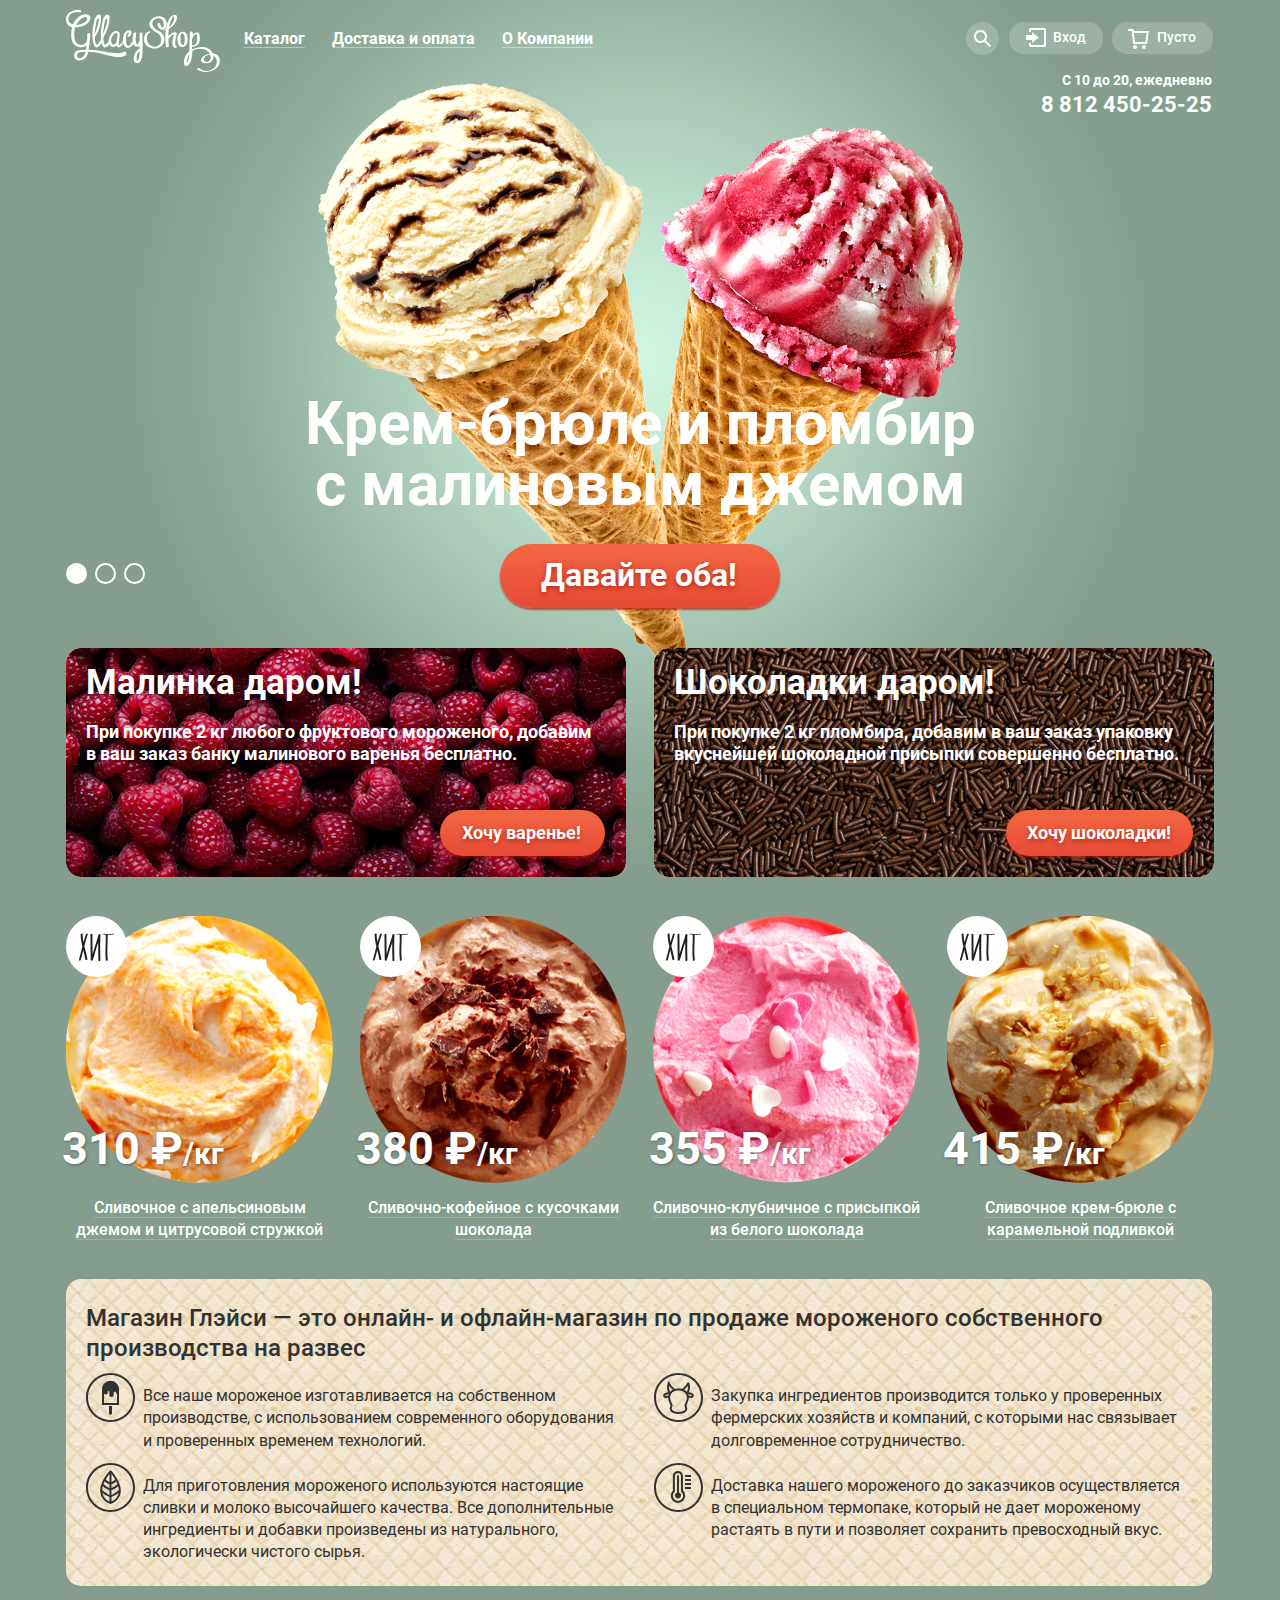
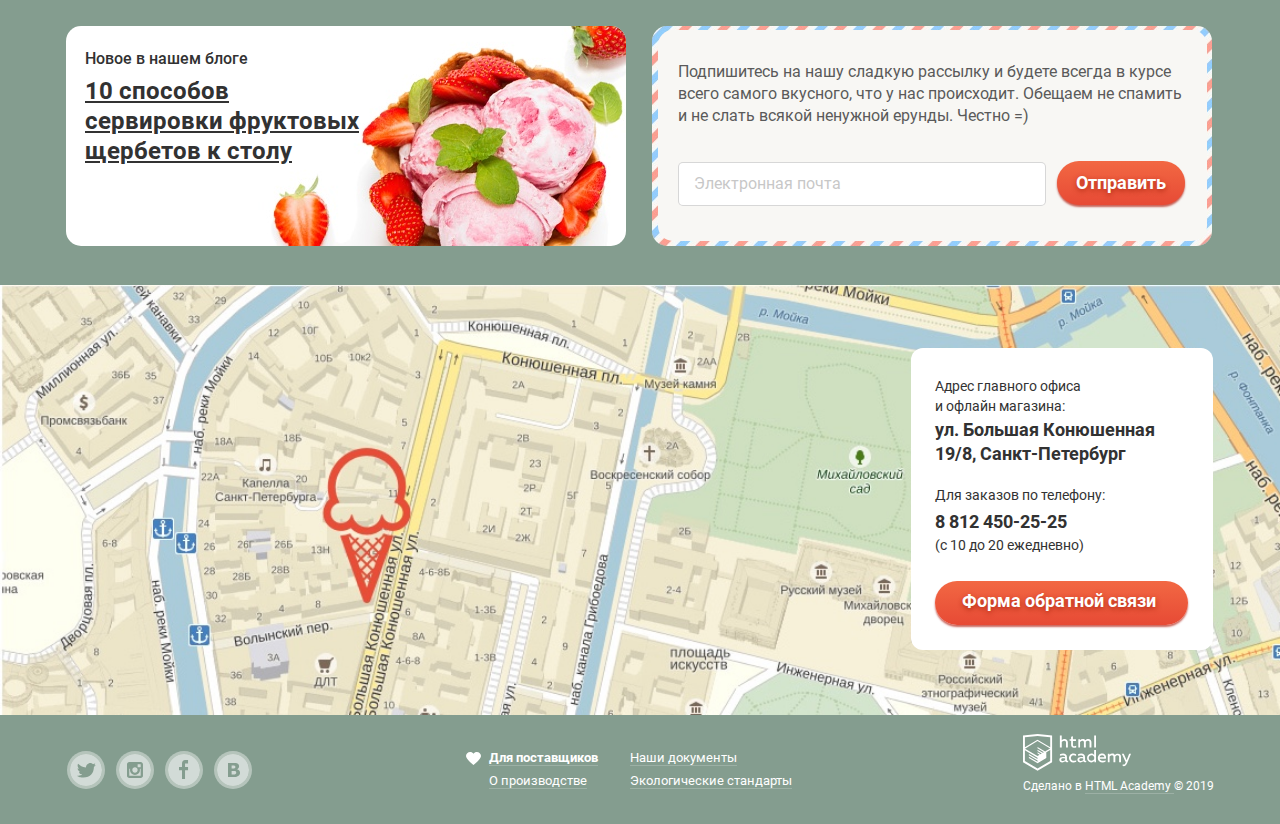
<file: index.html>
<!DOCTYPE html>
<html lang="ru">

<head>
  <meta charset="UTF-8">
  <title>Глэйси</title>
  <link rel="stylesheet" href="css/min-normalize.css">
  <link rel="stylesheet" href="css/min-index.css">
  <link rel="apple-touch-icon" sizes="180x180" href="./images/favicons/apple-touch-icon.png">
<link rel="icon" type="image/png" sizes="32x32" href="./images/favicons/favicon-32x32.png">
<link rel="icon" type="image/png" sizes="16x16" href="./images/favicons/favicon-16x16.png">
<link rel="manifest" href="./images/favicons/site.webmanifest">
<link rel="mask-icon" href="./images/favicons/safari-pinned-tab.svg" color="#5bbad5">
<link rel="shortcut icon" href="./images/favicons/favicon.ico">
<meta name="msapplication-TileColor" content="#da532c">
<meta name="msapplication-config" content="./images/favicons/browserconfig.xml">
<meta name="theme-color" content="#ffffff">
</head>

<body>
  <div class="site-wrapper">
    <header>
      <div class="header-nav-logo-container">
        <a href="index.html">
          <img class="header-logo" src="images/logo.svg" width="154" height="64" alt="Логотип">
        </a>
        <nav class="main-navigation">
          <ul>
            <li class="header-nav-list-item header-catalog"><a>Каталог</a>
              <ul class="catalog-dropdown-list visually-hidden">
                <li class="catalog-dropdown-item new"><a href="#">Новинки</a></li>
                <li class="catalog-dropdown-item"><a href="catalog.html">Сливочное</a></li>
                <li class="catalog-dropdown-item"><a href="#">Щербеты</a></li>
                <li class="catalog-dropdown-item"><a href="#">Фруктовый лёд</a></li>
                <li class="catalog-dropdown-item"><a href="#">Мелорин</a></li>
              </ul>
            </li>
            <li class="header-nav-list-item"><a href="#">Доставка и оплата</a></li>
            <li class="header-nav-list-item"><a href="#">О Компании</a></li>
          </ul>
        </nav>
      </div>
      <div class="header-buttons-container">
        <form method="get" action="#">
          <button type="button" class="header-buttons-search"></button>
          <div class="search-field-container visually-hidden">
            <input type="text" placeholder="Что ищем?" aria-label="Поиск">
          </div>
        </form>
        <a href="#" class="header-buttons-login">
          <span>Вход</span>
        </a>
        <form action="https://echo.htmlacademy.ru" method="post" class="login-form visually-hidden">
          <input type="text" name="login" placeholder="Электронная почта" aria-label="Логин" class="login">
          <input type="password" name="password" placeholder="пароль" aria-label="Пароль" class="password">
          <div class="wrapper">
            <button type="submit" class="button" name="enter-button" aria-label="Войти">Войти</button>
            <div class="user-help-wrapper">
              <a href="#" class="login-links login-links-password">Забыли пароль?</a>
              <a href="#" class="login-links">Новая регистрация</a>
            </div>
          </div>
        </form>
        <button type="button" class="header-buttons-cart">
            <span>Пусто</span>
        </button>
      </div>
      <div class="main-info">
        <span class="work-time">С 10 до 20, ежедневно</span>
        <a href="tel:88124502525" class="contact-phone">8 812 450-25-25</a>
      </div>
    </header>

    <main>
      <section class="main-banner">
        <div class="slides">
          <div class="slide slide-1">
            <div class="main-banner-image1 main-banner-image"></div>
            <h1>Крем-брюле и пломбир с малиновым джемом</h1>
          </div>
          <div class="slide slide-2 visually-hidden">
            <div class="main-banner-image2 main-banner-image"></div>
            <h1>Шоколадный пломбир и лимонный щербет</h1>
          </div>
          <div class="slide slide-3 visually-hidden">
            <div class="main-banner-image3 main-banner-image"></div>
            <h1>Пломбир с помадкой и клубничный щербет</h1>
          </div>
        </div>
        <div class="slide-button-container">
          <div class="slide-button-1 slide-button" aria-label="Слайд 1"></div>
          <div class="slide-button-2 slide-button" aria-label="Слайд 2"></div>
          <div class="slide-button-3 slide-button" aria-label="Слайд 3"></div>
        </div>
        <a class="button" href="catalog.html">Давайте оба!</a>
      </section>
      <section class="special-offers">
        <div class="raspberry-offer offer">
          <h2>Малинка даром!</h2>
          <p>При покупке 2 кг любого фруктового мороженого, добавим в ваш заказ банку малинового варенья бесплатно.</p>
          <div class="wrapper"><a href="#" class="button">Хочу варенье!</a></div>
        </div>
        <div class="chocolate-offer offer">
          <h2>Шоколадки даром!</h2>
          <p>При покупке 2 кг пломбира, добавим в ваш заказ упаковку вкуснейшей шоколадной присыпки совершенно бесплатно.</p>
          <div class="wrapper"><a href="#" class="button">Хочу шоколадки!</a></div>
        </div>
      </section>
      <section class="hit">
        <div class="hit-item-container">
          <div class="item-card">
             <a class="button quick-preview" aria-label="Быстрый просмотр">Быстрый просмотр</a>
          </div>
          <img class="catalog-item-image" src="images/creamy_orange_ice_cream.png" width="267" height="267" alt="Сливочное с апельсиновым джемом и цитрусовой стружкой">
          <span class="catalog-item-price">310 &#8381;<span class="kilogram">/кг</span></span>
          <div class="wrap">
            <a href="#" class="catalog-item-name">Сливочное с апельсиновым джемом и цитрусовой стружкой</a>
          </div>
        </div>
        <div class="hit-item-container">
          <div class="item-card">
             <a class="button quick-preview" aria-label="Быстрый просмотр">Быстрый просмотр</a>
          </div>
          <img class="catalog-item-image" src="images/creamy_coffee_ice_cream.png" width="267" height="267" alt="Сливочно-кофейное с кусочками шоколада">
          <span class="catalog-item-price">380 &#8381;<span class="kilogram">/кг</span></span>
          <div class="wrap">
            <a href="#" class="catalog-item-name">Сливочно-кофейное с кусочками шоколада</a>
          </div>
        </div>
        <div class="hit-item-container">
          <div class="item-card">
             <a class="button quick-preview" aria-label="Быстрый просмотр">Быстрый просмотр</a>
          </div>
          <img class="catalog-item-image" src="images/creamy_strawberry_ice_cream.png " width="267" height="267" alt="Сливочно-клубничное с присыпкой из белого шоколада">
          <span class="catalog-item-price">355 &#8381;<span class="kilogram">/кг</span></span>
          <div class="wrap">
            <a href="#" class="catalog-item-name">Сливочно-клубничное с присыпкой из белого шоколада</a>
          </div>
        </div>
        <div class="hit-item-container">
          <div class="item-card">
             <a class="button quick-preview" aria-label="Быстрый просмотр">Быстрый просмотр</a>
          </div>
          <img class="catalog-item-image" src="images/creamy_brulee_ice_cream.png" width="267" height="267" alt="Сливочное крем-брюле с карамельной подливкой">
          <span class="catalog-item-price">415 &#8381;<span class="kilogram">/кг</span></span>
          <div class="wrap">
            <a href="#" class="catalog-item-name">Сливочное крем-брюле с карамельной подливкой</a>
          </div>
        </div>
      </section>
      <section class="about-section">
        <h2 class="about-preview">Магазин Глэйси — это онлайн- и офлайн-магазин по продаже мороженого собственного производства на развес</h2>
        <ul class="about-list">
          <li class="about-technology about-item">Все наше мороженое изготавливается на собственном производстве, с использованием современного оборудования и проверенных временем технологий.</li>
          <li class="about-ingredients about-item">Закупка ингредиентов производится только у проверенных фермерских хозяйств и компаний, с которыми нас связывает долговременное сотрудничество.</li>
          <li class="about-cooking about-item">Для приготовления мороженого используются настоящие сливки и молоко высочайшего качества. Все дополнительные ингредиенты и добавки произведены из натурального, экологически чистого сырья.</li>
          <li class="about-delivery about-item">Доставка нашего мороженого до заказчиков осуществляется в специальном термопаке, который не дает мороженому растаять в пути и позволяет сохранить превосходный вкус.</li>
        </ul>
      </section>
      <section class="blog-mail-section">
        <article class="blog">
          <h3 class="blog-header">Новое в нашем блоге</h3>
          <a class="blog-link">10 способов сервировки фруктовых щербетов к столу</a>
        </article>
        <div class="mail-stripes-container">
          <div class="mail-container">
            <p>Подпишитесь на нашу сладкую рассылку и будете всегда в курсе всего самого вкусного, что у нас происходит. Обещаем не спамить и не слать всякой ненужной ерунды. Честно =) </p>
            <form action="https://echo.htmlacademy.ru" method="post" class="subscribe-form">
              <input type="text" name="email" placeholder="Электронная почта">
              <button type="submit" class="button subscribe-button">Отправить</button>
            </form>
          </div>
        </div>
      </section>
    </main>
  </div>

  <div class="map-wrapper">
    <iframe class="map" src="https://www.google.com/maps/embed?pb=!1m18!1m12!1m3!1d1680.626500259789!2d30.324913289047686!3d59.93856375735322!2m3!1f0!2f0!3f0!3m2!1i1024!2i768!4f13.1!3m3!1m2!1s0x4696310fca5ba729%3A0xea9c53d4493c879f!2z0JHQvtC70YzRiNCw0Y8g0JrQvtC90Y7RiNC10L3QvdCw0Y8g0YPQuy4sIDE5LCDQodCw0L3QutGCLdCf0LXRgtC10YDQsdGD0YDQsywgMTkxMTg2!5e0!3m2!1sru!2sru!4v1463165208330" allowfullscreen="">
    </iframe>
    <div class="map-info-container">
      <div class="map-info">
        <span class="map-address-small">Адрес главного офиса и офлайн магазина:</span>
        <span class="map-address-large">ул. Большая Конюшенная 19/8, Санкт-Петербург</span>
        <span class="map-phone-number-small">Для заказов по телефону:</span>
        <span class="map-phone-number-large">8 812 450-25-25</span>
        <span class="map-phone-time-small">(c 10 до 20 ежедневно)</span>
        <a class="button map-feedback" href="form.html">Форма обратной связи</a>
      </div>
    </div>
  </div>

  <footer>
    <ul class="social-buttons-list">
      <li class="social-button twitter"><a href="#" aria-label="Twitter"></a></li>
      <li class="social-button instagram"><a href="#" aria-label="Instagram"></a></li>
      <li class="social-button facebook"><a href="#" aria-label="Facebook"></a></li>
      <li class="social-button vkontakte"><a href="#" aria-label="VKontakte"></a></li>
    </ul>
    <div class="footer-links-wrapper">
      <ul class="footer-links-list first-column">
        <li class="footer-links"><a href="#" class="heart-link">Для поставщиков</a></li>
        <li class="footer-links"><a href="#">О производстве</a></li>
      </ul>
      <ul class="footer-links-list second-column">
        <li class="footer-links"><a href="#">Наши документы</a></li>
        <li class="footer-links"><a href="#">Экологические стандарты</a></li>
      </ul>
    </div>
    <div class="footer-copyright-container">
      <a href="https://htmlacademy.ru/intensive/htmlcss">
        <img class="footer-copyright-logo" src="images/logo-htmlacademy.svg" width="109" height="38" alt="HTML Academy" />
      </a>
      <p class="copyright-text">Сделано в <a href="https://htmlacademy.ru/intensive/htmlcss" class="copyright-link">HTML Academy </a>© 2019</p>
    </div>
  </footer>
  <form action="https://echo.htmlacademy.ru" method="post" class="reply-back visually-hidden">
    <span>Мы обязательно вам ответим!</span>
    <input type="text" name="name" placeholder="Как вас зовут?" aria-label="Как вас зовут?">
    <input type="text" name="mail" placeholder="Ваша почта для ответа?" aria-label="Ваша почта для ответа?">
    <textarea name="comment" placeholder="Напишите что-нибудь..." aria-label="Напишите что-нибудь"></textarea>
    <button type="submit" class="button" name="submit" aria-label="Отправить">Отправить</button>
  </form>
</body>

</html>
</file>
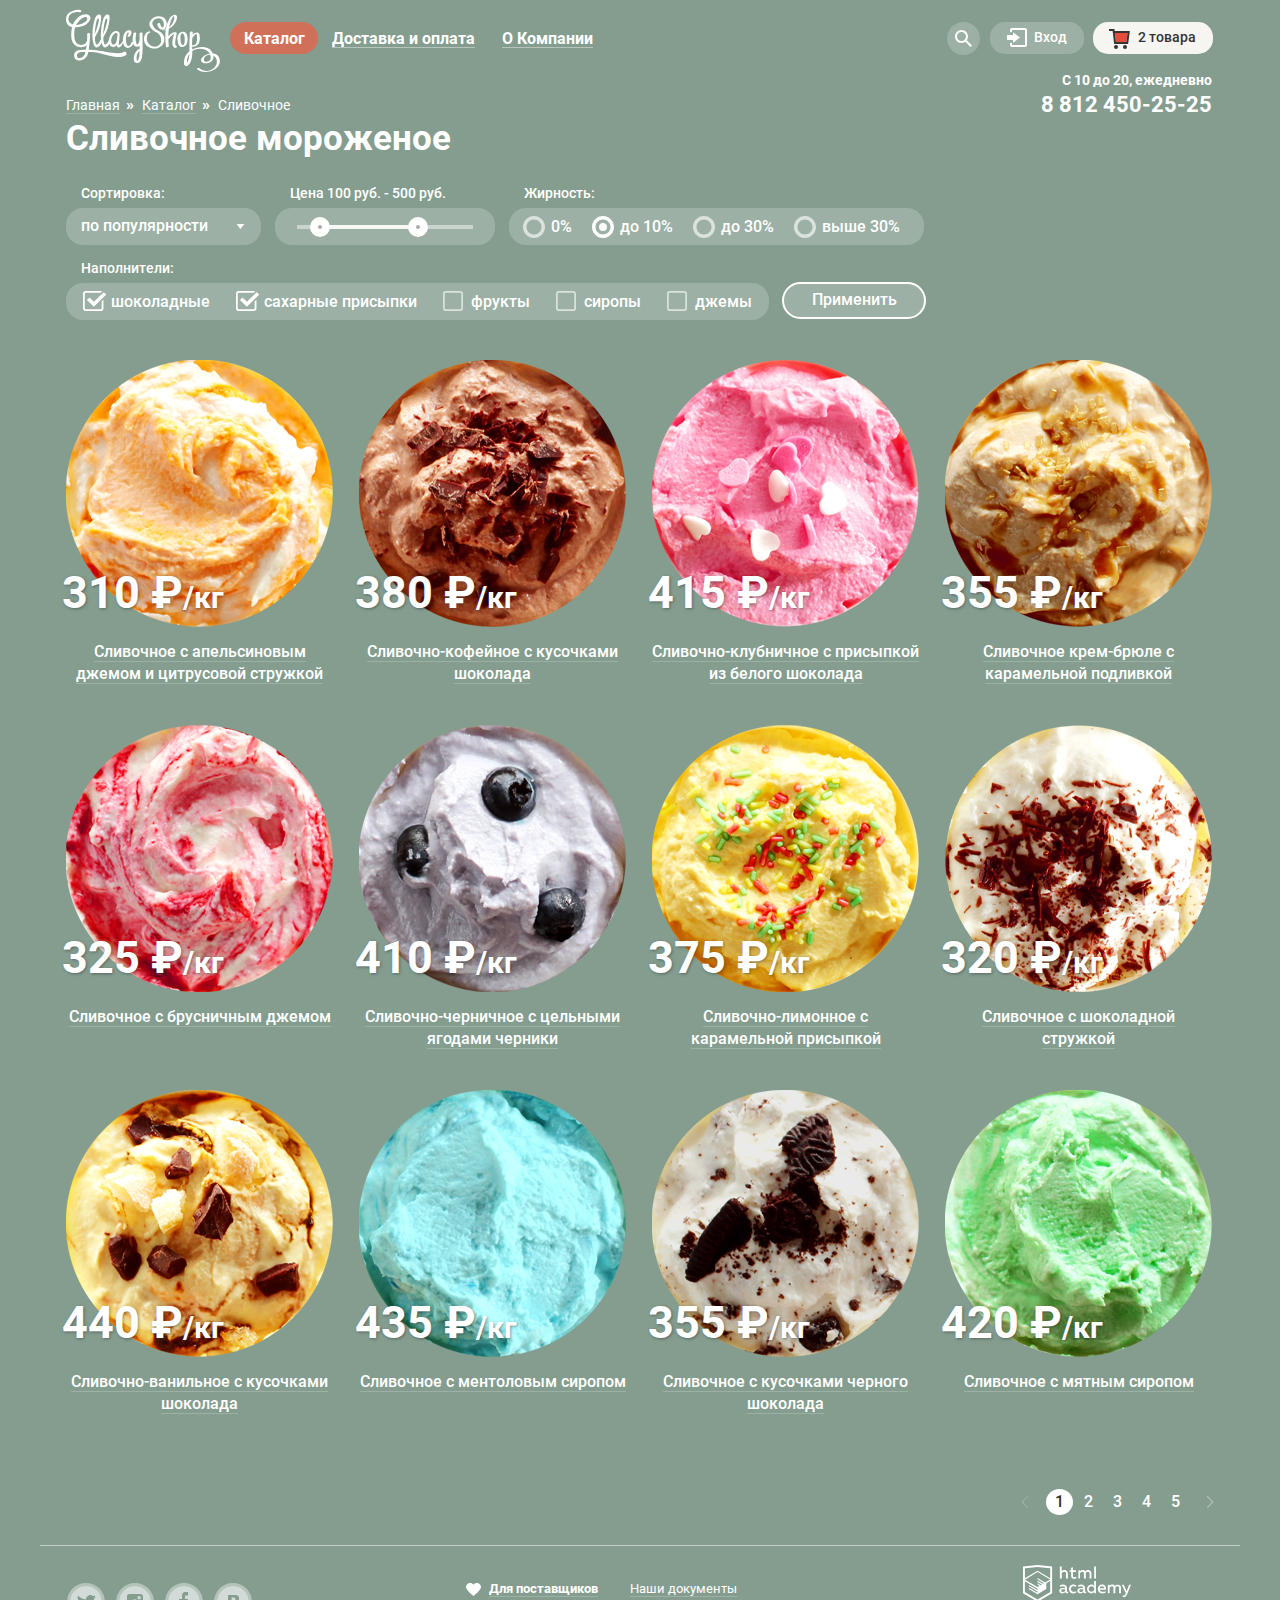
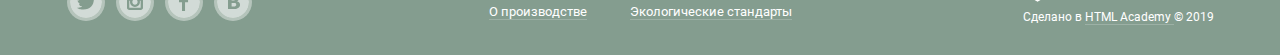
<file: catalog.html>
<!DOCTYPE html>
<html lang="ru">

<head>
  <meta charset="UTF-8">
  <title>Глэйси</title>
  <link rel="stylesheet" href="css/min-normalize.css">
  <link rel="stylesheet" href="css/min-index.css">
  <link rel="apple-touch-icon" sizes="180x180" href=".images/favicons/apple-touch-icon.png">
<link rel="icon" type="image/png" sizes="32x32" href=".images/favicons/favicon-32x32.png">
<link rel="icon" type="image/png" sizes="16x16" href=".images/favicons/favicon-16x16.png">
<link rel="manifest" href=".images/favicons/site.webmanifest">
<link rel="mask-icon" href=".images/favicons/safari-pinned-tab.svg" color="#5bbad5">
<link rel="shortcut icon" href=".images/favicons/favicon.ico">
<meta name="msapplication-TileColor" content="#da532c">
<meta name="msapplication-config" content=".images/favicons/browserconfig.xml">
<meta name="theme-color" content="#ffffff">
</head>

<body>
  <div class="site-wrapperr">
    <header>
      <div class="header-nav-logo-container">
        <a href="index.html">
          <img class="header-logo" src="images/logo.svg" width="154" height="64" alt="Логотип">
        </a>
        <nav class="main-navigation">
          <ul class="header-nav-list">
            <li class="header-nav-list-item header-catalog active"><a href="catalog.html">Каталог</a>
              <ul class="catalog-dropdown-list visually-hidden">
                <li class="catalog-dropdown-item new"><a href="#">Новинки</a></li>
                <li class="catalog-dropdown-item active"><a href="#" class="active-text">Сливочное</a></li>
                <li class="catalog-dropdown-item"><a href="#">Щербеты</a></li>
                <li class="catalog-dropdown-item"><a href="#">Фруктовый лёд</a></li>
                <li class="catalog-dropdown-item"><a href="#">Мелорин</a></li>
              </ul>
            </li>
            <li class="header-nav-list-item"><a href="#">Доставка и оплата</a></li>
            <li class="header-nav-list-item"><a href="#">О Компании</a></li>
          </ul>
        </nav>
      </div>
      <div class="header-buttons-container">
        <form method="get" action="#">
          <button type="button" class="header-buttons-search"></button> 
          <div class="search-field-container visually-hidden">
            <input type="text" placeholder="Что ищем?" aria-label="Поиск">
          </div>
        </form>
        <a href="#" class="header-buttons-login">
          <span>Вход</span>
        </a>
        <form action="https://echo.htmlacademy.ru" method="post" class="login-form visually-hidden">
          <input type="text" name="login" placeholder="Электронная почта" aria-label="Логин" class="login">
          <input type="password" name="password" placeholder="пароль" aria-label="Пароль" class="password">
          <div class="wrapper">
            <button type="submit" class="button" name="enter-button" aria-label="Войти">Войти</button>
            <div class="user-help-wrapper">
              <a href="#" class="login-links login-links-password">Забыли пароль?</a>
              <a href="#" class="login-links">Новая регистрация</a>
            </div>
          </div>
        </form>
        <button type="button" class="cart-with-items">
            <span>2 товара</span>
        </button>
        <div class="header-cart-pop-up visually-hidden">
          <table>
            <tr>
              <td>
                <button class="remove-cart-item" type="button" aria-label="Удалить из списка"><img src="images/x-button.svg" width="11" height="11" alt="удалить из корзины"></button>
              </td>
              <td>
                <img src="images/creamy_orange_ice_cream.png" width="33" height="33" alt="Пломбир с апельсиновым джемом">
              </td>
              <td class="cart-item-name">Пломбир с апельсиновым джемом</td>
              <td class="cart-amount">1,5 кг x <span class="cart-price-amount"> 200 руб.</span></td>
              <td class="cart-item-price">300 руб.</td>
            </tr>
            <tr>
              <td>
                <button class="remove-cart-item" type="button" aria-label="Удалить из списка"><img src="images/x-button.svg" width="11" height="11" alt="удалить из корзины"></button>
              </td>
              <td>
                <img src="images/creamy_strawberry_ice_cream.png" width="33" height="33" alt="Пломбир с апельсиновым джемом">
              </td>
              <td class="cart-item-name">Клубничный пломбир с присыпкой из белого шоколада</td>
              <td class="cart-amount">1,5 кг x <span class="cart-price-amount"> 300 руб.</span></td>
              <td class="cart-item-price">450 руб.</td>
            </tr>
          </table>
          <div class="gray-line"></div>
          <div class="total-container">
            <span class="cart-total">Итого: 750 руб.</span>
            <a href="#" class="button confirm-order">Оформить заказ</a>
          </div>
        </div>
      </div>
      <div class="main-info">
        <span class="work-time">С 10 до 20, ежедневно</span>
        <a href="tel:88124502525" class="contact-phone">8 812 450-25-25</a>
      </div>
    </header>
    <main>
      <ul class="sub-navigation">
        <li><a href="index.html">Главная</a></li>
        <li><a href="#">Каталог</a></li>
        <li class="sub-on-page"><a href="#">Сливочное</a></li>
      </ul>
      <h1 class="main-title">Сливочное мороженое</h1>
      <section class="filter-section">
        <form class="filters" action="#" method="get">
          <fieldset class="filter-sort">
            <legend class="sort-by-title filter-title">Сортировка:</legend>
            <select id="sort-by" class="sort-by">
              <option value="popular">по популярности</option>
              <option value="cheap">сначала недорогие</option>
              <option value="expensive">сначала дорогие</option>
              <option value="fat">по жирности</option>
            </select>
          </fieldset>
          <fieldset class="slider-wrapper">
            <legend class="slider-title filter-title">Цена 100 руб. - 500 руб.</legend>
            <div class="filter-slider">
              <div class="scale"></div>
              <div class="bar"></div>
              <div class="slider slider-left"></div>
              <div class="slider slider-right"></div>
            </div>
          </fieldset>
          <fieldset class="filter-fat" >
            <legend class="fat-title filter-title">Жирность:</legend>
            <div class="fat-wrapper">
              <div class="container" tabindex="0">
                <input class="fat-check" type="radio" id="fat-0" name="fat" value="0">
                <label class="fat-check" for="fat-0">0%</label>
              </div>
              <div class="container" tabindex="0">
                <input class="fat-check" type="radio" id="fat-<10" name="fat" value="less-10" checked>
                <label for="fat-<10">до 10%</label>
              </div>
              <div class="container" tabindex="0">
                <input class="fat-check" type="radio" id="fat-<30" name="fat" value="less-30">
                <label for="fat-<30">до 30%</label>
              </div>
              <div class="container" tabindex="0">
                <input class="fat-check" type="radio" id="fat->30" name="fat" value="more-30">
                <label for="fat->30">выше 30%</label>
              </div>
            </div>
          </fieldset>
          <fieldset class="filter-filler">
            <legend class="filler-title filter-title">Наполнители:</legend>
            <div class="filter-wrapper">
              <div class="container">
                <input class="type-check" type="checkbox" id="chocolate" name="filler" value="шоколадные" checked>
                <label for="chocolate" class="label">шоколадные</label>
              </div>
              <div class="container">
                <input class="type-check" type="checkbox" id="sugar" name="filler" value="cахарные присыпки" checked>
                <label for="sugar">сахарные присыпки</label>
              </div>
              <div class="container">
                <input class="type-check" type="checkbox" id="fruits" name="filler" value="фрукты">
                <label for="fruits">фрукты</label>
              </div>
              <div class="container">
                <input class="type-check" type="checkbox" id="syrup" name="filler" value="сиропы">
                <label for="syrup">сиропы</label>
              </div>
              <div class="container">
                <input class="type-check" type="checkbox" id="jam" name="filler" value="джемы">
                <label for="jam">джемы</label>
              </div>
            </div>
          </fieldset>
          <button class="filter-button" type="submit">Применить</button>
        </form>
      </section>
      <ul class="catalog-items-list">
          <li class="catalog-item">
            <div class="item-card">
             <a class="button quick-preview" aria-label="Быстрый просмотр">Быстрый просмотр</a>
            </div>
            <img class="catalog-item-image" src="images/creamy_orange_ice_cream.png" width="267" height="267" alt="Сливочное с апельсиновым джемом и цитрусовой стружкой">
            <span class="catalog-item-price">310 &#8381;<span class="kilogram">/кг</span></span>
            <div class="wrap">
              <a href="#" class="catalog-item-name">Сливочное с апельсиновым джемом и цитрусовой стружкой</a>
            </div>
          </li>
          <li class="catalog-item">
            <div class="item-card">
              <a class="button quick-preview" aria-label="Быстрый просмотр">Быстрый просмотр</a>
            </div>
            <img class="catalog-item-image" src="images/creamy_coffee_ice_cream.png" width="267" height="267" alt="Сливочно-кофейное с кусочками шоколада">
            <span class="catalog-item-price">380 &#8381;<span class="kilogram">/кг</span></span>
            <div class="wrap">
              <a href="#" class="catalog-item-name">Сливочно-кофейное с кусочками шоколада</a>
            </div>
          </li>
          <li class="catalog-item">
            <div class="item-card">
              <a class="button quick-preview" aria-label="Быстрый просмотр">Быстрый просмотр</a>
            </div>
            <img class="catalog-item-image" src="images/creamy_strawberry_ice_cream.png" width="267" height="267" alt="Сливочное крем-брюле с карамельной подливкой">
            <span class="catalog-item-price">415 &#8381;<span class="kilogram">/кг</span></span>
            <div class="wrap">
              <a href="#" class="catalog-item-name">Сливочно-клубничное с присыпкой из белого шоколада</a>
            </div>
          </li>
          <li class="catalog-item most-right">
            <div class="item-card">
              <a class="button quick-preview" aria-label="Быстрый просмотр">Быстрый просмотр</a>
            </div>
            <img class="catalog-item-image" src="images/creamy_brulee_ice_cream.png" width="267" height="267" alt="Сливочно-клубничное с присыпкой из белого шоколада">
            <span class="catalog-item-price">355 &#8381;<span class="kilogram">/кг</span></span>
            <div class="wrap">
              <a href="#" class="catalog-item-name">Сливочное крем-брюле с карамельной подливкой</a>
            </div>
          </li>
          <li class="catalog-item">
            <div class="item-card">
              <a class="button quick-preview" aria-label="Быстрый просмотр">Быстрый просмотр</a>
            </div>
            <img class="catalog-item-image" src="images/creamy_lingonberry_ice_cream.png" width="267" height="267" alt="Сливочное с брусничным джемом">
            <span class="catalog-item-price">325 &#8381;<span class="kilogram">/кг</span></span>
            <div class="wrap">
              <a href="#" class="catalog-item-name">Сливочное с брусничным джемом</a>
            </div>
          </li>
          <li class="catalog-item">
            <div class="item-card">
              <a class="button quick-preview" aria-label="Быстрый просмотр">Быстрый просмотр</a>
            </div>
            <img class="catalog-item-image" src="images/creamy_blueberry_ice_cream.png" width="267" height="267" alt="Сливочно-черничное с цельными ягодами черники ">
            <span class="catalog-item-price">410 &#8381;<span class="kilogram">/кг</span></span>
            <div class="wrap">
              <a href="#" class="catalog-item-name">Сливочно-черничное с цельными ягодами черники </a>
            </div>
          </li>
          <li class="catalog-item">
            <div class="item-card">
              <a class="button quick-preview" aria-label="Быстрый просмотр">Быстрый просмотр</a>
            </div>
            <img class="catalog-item-image" src="images/creamy_lemon_ice_cream.png" width="267" height="267" alt="Сливочно-лимонное с карамельной присыпкой">
            <span class="catalog-item-price">375 &#8381;<span class="kilogram">/кг</span></span>
            <div class="wrap">
              <a href="#" class="catalog-item-name">Сливочно-лимонное с карамельной присыпкой</a>
            </div>
          </li>
          <li class="catalog-item most-right">
            <div class="item-card">
              <a class="button quick-preview" aria-label="Быстрый просмотр">Быстрый просмотр</a>
            </div>
            <img class="catalog-item-image" src="images/creamy_chocolate_chip_ice_cream.png" width="267" height="267" alt="Сливочное с шоколадной стружкой">
            <span class="catalog-item-price">320 &#8381;<span class="kilogram">/кг</span></span>
            <div class="wrap">
              <a href="#" class="catalog-item-name">Сливочное с шоколадной стружкой</a>
            </div>
          </li>
          <li class="catalog-item">
            <div class="item-card">
              <a class="button quick-preview" aria-label="Быстрый просмотр">Быстрый просмотр</a>
            </div>
            <img class="catalog-item-image" src="images/creamy_vanilla_ice_cream.png" width="267" height="267" alt="Сливочно-ванильное с кусочками шоколада">
            <span class="catalog-item-price">440 &#8381;<span class="kilogram">/кг</span></span>
            <div class="wrap">
              <a href="#" class="catalog-item-name">Сливочно-ванильное с кусочками шоколада</a>
            </div>
          </li>
          <li class="catalog-item">
            <div class="item-card">
              <a class="button quick-preview" aria-label="Быстрый просмотр">Быстрый просмотр</a>
            </div>
            <img class="catalog-item-image" src="images/creamy_mentol_ice_cream.png" width="267" height="267" alt="Сливочноe с ментоловым сиропом">
            <span class="catalog-item-price">435 &#8381;<span class="kilogram">/кг</span></span>
            <div class="wrap">
              <a href="#" class="catalog-item-name">Сливочноe с ментоловым сиропом</a>
            </div>
          </li>
          <li class="catalog-item">
            <div class="item-card">
              <a class="button quick-preview" aria-label="Быстрый просмотр">Быстрый просмотр</a>
            </div>
            <img class="catalog-item-image" src="images/creamy_black_chocolate_ice_cream.png" width="267" height="267" alt="Сливочное с кусочками черного шоколада">
            <span class="catalog-item-price">355 &#8381;<span class="kilogram">/кг</span></span>
            <div class="wrap">
              <a href="#" class="catalog-item-name">Сливочное с кусочками черного шоколада</a>
            </div>
          </li>
          <li class="catalog-item most-right">
            <div class="item-card">
              <a class="button quick-preview" aria-label="Быстрый просмотр">Быстрый просмотр</a>
            </div>
            <img class="catalog-item-image" src="images/creamy_mint_ice_cream.png" width="267" height="267" alt="Сливочное с мятным сиропом">
            <span class="catalog-item-price">420 &#8381;<span class="kilogram">/кг</span></span>
            <div class="wrap">
              <a href="#" class="catalog-item-name">Сливочное с мятным сиропом</a>
            </div>
          </li>
      </ul>
      <div class="catalog-pages">
        <ul class="catalog-pages-list">
          <li>
            <a class="arrow-link-left arrow" href="#" aria-label="Перейти на предыдущую страницу каталога"></a>
          </li>
          <li><a href="#" class="catalog-page-link on-page"><span>1</span></a></li>
          <li><a href="#" class="catalog-page-link"><span>2</span></a></li>
          <li><a href="#" class="catalog-page-link"><span>3</span></a></li>
          <li><a href="#" class="catalog-page-link"><span>4</span></a></li>
          <li><a href="#" class="catalog-page-link"><span>5</span></a></li>
          <li>
            <a class="arrow-link-right arrow"  href="#" aria-label="Перейти на следущую страницу каталога"></a>
          </li>
        </ul>
      </div>
    </main>
    <footer class="catalog-footer">
      <ul class="social-buttons-list">
        <li class="social-button twitter"><a href="#" aria-label="Twitter"></a></li>
        <li class="social-button instagram"><a href="#" aria-label="Instagram"></a></li>
        <li class="social-button facebook"><a href="#" aria-label="Facebook"></a></li>
        <li class="social-button vkontakte"><a href="#" aria-label="VKontakte"></a></li>
      </ul>
      <div class="footer-links-wrapper">
        <ul class="footer-links-list first-column">
          <li class="footer-links"><a href="#" class="heart-link">Для поставщиков</a></li>
          <li class="footer-links"><a href="#">О производстве</a></li>
        </ul>
        <ul class="footer-links-list second-column">
          <li class="footer-links"><a href="#">Наши документы</a></li>
          <li class="footer-links"><a href="#">Экологические стандарты</a></li>
        </ul>
      </div>
      <div class="footer-copyright-container">
        <a href="https://htmlacademy.ru/intensive/htmlcss">
          <img class="footer-copyright-logo" src="images/logo-htmlacademy.svg" width="109" height="38" alt="HTML Academy" />
        </a>
        <p class="copyright-text">Сделано в <a href="https://htmlacademy.ru/intensive/htmlcss" class="copyright-link">HTML Academy </a>© 2019</p>
      </div>
    </footer>
  </div>
  <form action="https://echo.htmlacademy.ru" method="post" class="reply-back visually-hidden">
    <span>Мы обязательно вам ответим</span>
    <input type="text" name="name" placeholder="Как вас зовут?" aria-label="Как вас зовут?">
    <input type="text" name="mail" placeholder="Ваша почта для ответа?" aria-label="Ваша почта для ответа?">
    <textarea name="comment" placeholder="Напишите что-нибудь" aria-label="Напишите что-нибудь"></textarea>
    <button type="submit" class="button" name="submit" aria-label="Отправить">Отправить</button>
  </form>
</body>

</html>
</file>
<file: css/min-index.css>
@font-face{font-family:Roboto;font-weight:400;src:url(../fonts/roboto-regular.woff) format('woff'),url(../fonts/roboto-regular.woff2) format('woff2')}@font-face{font-family:Roboto;font-weight:500;src:url(../fonts/roboto-medium.woff) format('woff'),url(../fonts/roboto-medium.woff2) format('woff2')}@font-face{font-family:Roboto;font-weight:700;src:url(../fonts/roboto-bold.woff) format('woff'),url(../fonts/roboto-bold.woff2) format('woff2')}html{-webkit-box-sizing:border-box;box-sizing:border-box}*,:after,:before{-webkit-box-sizing:inherit;box-sizing:inherit}body{margin:0;padding:0;font-family:Roboto,Arial,sans-serif;font-size:16px;line-height:22px;font-weight:700;color:#fff;background-color:#849d8f;width:100%;display:-webkit-box;display:-ms-flexbox;display:flex;-webkit-box-orient:vertical;-webkit-box-direction:normal;-ms-flex-direction:column;flex-direction:column;-webkit-box-pack:center;-ms-flex-pack:center;justify-content:center}a{text-decoration:none;color:#fff;cursor:pointer}a:visited{color:#fff}.copyright-text a:hover,.footer-links a:hover,.sub-navigation a:hover{color:#ffbc9e;cursor:pointer}.blog-link:hover,.login-form a:hover{color:#e84d37;cursor:pointer}select::-ms-expand{display:none}.site-wrapper{width:1200px;margin:0 auto;background-image:url(../images/main_banner_ice_cream.png);background-repeat:no-repeat;background-position:50% 0}header{width:100%;position:relative;display:-webkit-box;display:-ms-flexbox;display:flex;-webkit-box-pack:justify;-ms-flex-pack:justify;justify-content:space-between;width:1200px;padding-right:27px;padding-left:27px;margin:0 auto}.header-nav-logo-container{display:-webkit-box;display:-ms-flexbox;display:flex}.header-logo{margin-top:9px;margin-left:-1px;display:block;cursor:pointer}.main-navigation>ul{display:-webkit-box;display:-ms-flexbox;display:flex;margin:0;margin-top:22px;padding-left:0}.header-nav-list-item{height:32px;border-radius:20px;padding:9px 13px 12px 14px;position:relative;cursor:pointer}.header-nav-list-item:first-of-type{margin-left:10px}.header-nav-list-item>a{line-height:1;padding-right:0;padding-left:0;padding-bottom:0;display:block;border-bottom:1px solid rgba(255,255,255,.4)}.active>a{border-bottom:none}.main-navigation ul .header-nav-list-item:hover{background-color:#f7f6f3;cursor:pointer}.header-nav-list-item:hover a{color:#323232}.header-nav-list-item:active{-webkit-box-shadow:inset 0 2px 1px 0 #696969;box-shadow:inset 0 2px 1px 0 #696969;background-color:#ededed}.active{background-color:#d07058}.catalog-dropdown-list{position:absolute;-webkit-box-shadow:0 20px 20px 0 rgba(0,0,0,.4);box-shadow:0 20px 20px 0 rgba(0,0,0,.4);background-color:#f8f7f4;border-radius:5px;top:37px;left:0;margin-left:-6px;min-width:143px;display:-webkit-box;display:-ms-flexbox;display:flex;-ms-flex-wrap:wrap;flex-wrap:wrap;z-index:3;padding-left:0}.catalog-dropdown-list::before{content:"";position:absolute;top:-10px;left:0;height:20px;width:100px}.catalog-dropdown-item{height:38px;padding:10px 20px;display:-webkit-box;display:-ms-flexbox;display:flex;-webkit-box-align:center;-ms-flex-align:center;align-items:center;position:relative}.catalog-dropdown-item:first-of-type a::before{content:"";position:absolute;display:block;top:38px;left:8px;width:128px;height:1px;background-color:#000;opacity:.2;z-index:6}.header-catalog:hover .catalog-dropdown-list{display:block}.catalog-dropdown-item a{font-size:14px;font-weight:400;color:#323232;display:block;line-height:16px}.catalog-dropdown-item:first-of-type a{font-weight:700}.catalog-dropdown-item:first-of-type{border-top-left-radius:5px;border-top-right-radius:5px}.catalog-dropdown-item:last-of-type{border-bottom-left-radius:5px;border-bottom-right-radius:5px}.catalog-dropdown-item:hover{background-color:#fbded8}.catalog-dropdown-item:active{background-color:#f6b5a5}.header-buttons-container{display:-webkit-box;display:-ms-flexbox;display:flex;margin-top:22px}_:-ms-fullscreen,:root .header-buttons-container{margin-left:345px}.header-buttons-search{position:relative;width:33px;height:33px;border-radius:50%;border:0;background:url(../images/loupe.svg) no-repeat 50% 50%;background-color:rgba(255,255,255,.2)}.header-buttons-search:hover{background:#f8f7f4 url(../images/loupe-dark.svg) no-repeat 50% 50%;cursor:pointer}.header-buttons-search:hover~.search-field-container{display:-webkit-box;display:-ms-flexbox;display:flex}.search{width:33px;height:33px;border-radius:50%}.search-field-container{position:absolute;top:59px;right:238px;width:341px;height:84px;-webkit-box-align:center;-ms-flex-align:center;align-items:center;-webkit-box-pack:center;-ms-flex-pack:center;justify-content:center;border-radius:5px;-webkit-box-shadow:0 20px 20px 0 rgba(0,0,0,.4);box-shadow:0 20px 20px 0 rgba(0,0,0,.4);background-color:#f8f7f4;z-index:5}.search-field-container::before{content:"";position:absolute;top:-5px;right:0;width:200px;height:10px}.search-field-container:hover{display:-webkit-box;display:-ms-flexbox;display:flex}.search-field-container:hover .header-buttons-search{background:#f8f7f4 url(../images/loupe-dark.svg) no-repeat 50% 50%}.search-field-container input{width:311px;height:44px;padding-left:15px;border:solid 1px #d3d3d2;border-radius:5px;background-color:#fff}.header-buttons-login{position:relative;min-width:93px;width:auto;font-weight:500;font-size:14px;line-height:1.14;height:32px;background:rgba(255,255,255,.2);border-radius:15px;padding-right:17px;padding-left:44px;display:-webkit-box;display:-ms-flexbox;display:flex;-webkit-box-align:center;-ms-flex-align:center;align-items:center;margin-left:10px}.header-buttons-login:hover>span{color:#323232}.header-buttons-login:hover span::before{background:url(../images/entrance-dark.svg)}.header-buttons-login>span{display:block;display:-webkit-box;display:-ms-flexbox;display:flex;white-space:nowrap}.header-buttons-login span::before{position:absolute;content:"";top:6px;left:16px;background:url(../images/entrance.svg) no-repeat;width:21px;height:19px}.header-buttons-login:hover{background-color:#f8f7f4}.header-buttons-login:hover+.login-form{display:-webkit-box;display:-ms-flexbox;display:flex}.login-form{display:-webkit-box;display:-ms-flexbox;display:flex;-ms-flex-wrap:wrap;flex-wrap:wrap;position:absolute;top:59px;right:134px;z-index:5;width:277px;height:214px;padding-top:20px;padding-right:17px;padding-bottom:22px;padding-left:19px;border-radius:5px;-webkit-box-shadow:0 20px 20px 0 rgba(0,0,0,.4);box-shadow:0 20px 20px 0 rgba(0,0,0,.4);background-color:#f8f7f4}.login-form:hover{display:-webkit-box;display:-ms-flexbox;display:flex}.login-form::before{content:"";position:absolute;display:block;top:-5px;right:0;width:200px;height:30px}.login-form input{width:241px;height:44px;padding-left:15px;border-radius:5px;border:solid 1px #d3d3d2;background-color:#fff;display:block}.login-form .password{margin-top:20px;margin-bottom:20px}.login-form button{height:44px;font-size:18px;line-height:1.33;color:#fefefe;border-radius:20px;padding-top:10px;padding-right:25px;padding-bottom:14px;padding-left:25px}.user-help-wrapper .login-links{font-size:13px;font-weight:400;line-height:1.85;color:#323232}.user-help-wrapper{margin-left:20px}.cart-with-items,.header-buttons-cart{position:relative;min-width:100px;padding:0;display:-webkit-box;display:-ms-flexbox;display:flex;align-items:center;height:32px;font-family:Roboto,Arial,sans-serif;border:0;border-radius:15px;background-color:rgba(255,255,255,.2);-webkit-box-align:center;-ms-flex-align:center;align-items:center;-webkit-box-pack:center;-ms-flex-pack:center;justify-content:center;margin-left:9px;padding-right:17px;padding-left:45px}.cart-with-items{opacity:.99;background-color:#f8f7f4}.cart-with-items span,.header-buttons-cart span{color:#fff;font-weight:500;font-size:14px;line-height:1.14}.cart-with-items span{color:#323232;white-space:nowrap}.header-buttons-cart span::before{position:absolute;top:7px;left:16px;content:"";background:url(../images/basket.svg) no-repeat;width:21px;height:20px;display:-webkit-box;display:-ms-flexbox;display:flex;margin-right:8px}.cart-with-items span::before{position:absolute;content:"";top:7px;left:16px;background:url(../images/basket-red.svg) no-repeat;width:21px;height:20px;display:-webkit-box;display:-ms-flexbox;display:flex;margin-right:8px;padding:0}.cart-with-items:hover,.header-buttons-cart:hover{background-color:#f8f7f4;cursor:pointer}.cart-with-items:hover>span,.header-buttons-cart:hover>span{color:#323232}.header-buttons-cart:hover span::before{background:url(../images/basket-dark.svg)}.cart-with-items:hover>span::before{background:url(../images/basket-red.svg)}.cart-with-items:hover~.header-cart-pop-up{display:block}.header-cart-pop-up:hover{display:block}.header-cart-pop-up::before{content:"";position:absolute;top:-6px;right:0;width:200px;height:20px}.header-cart-pop-up{position:absolute;top:59px;right:27px;height:242px;border-radius:5px;-webkit-box-shadow:0 20px 20px 0 rgba(0,0,0,.4);box-shadow:0 20px 20px 0 rgba(0,0,0,.4);background-color:#fff;padding-bottom:20px;z-index:5}table{display:block;border:0;border-spacing:0}.header-cart-pop-up tr{display:-webkit-box;display:-ms-flexbox;display:flex}.header-cart-pop-up td{display:-webkit-box;display:-ms-flexbox;display:flex;-webkit-box-align:center;-ms-flex-align:center;align-items:center;margin-top:20px}.cart-item-name{margin-left:14px;margin-right:32px;width:216px;line-height:1.23;vertical-align:middle}.remove-cart-item{background:0 0}.header-cart-pop-up button{border:0;margin-left:16px;margin-right:14px}.header-cart-pop-up td{font-size:13px;color:#323232;font-weight:400}.cart-price-amount{color:#999;display:block}.cart-item-price{margin-left:29px;margin-right:35px}.gray-line{width:510px;height:1px;background-color:#cacac7;margin-top:24px;margin-left:16px}.total-container{display:-webkit-box;display:-ms-flexbox;display:flex;-webkit-box-orient:vertical;-webkit-box-direction:normal;-ms-flex-direction:column;flex-direction:column;-webkit-box-align:end;-ms-flex-align:end;align-items:flex-end;margin-top:17px;margin-right:14px}.cart-total{color:#323232;display:block;right:14px;margin-bottom:12px}.header-cart-pop-up a{display:block;width:auto;padding-top:11px;padding-right:14px;padding-bottom:11px;padding-left:15px;border-radius:22px;line-height:1.33}.main-info{position:absolute;top:73px;right:28px;display:block;text-align:right}.work-time{line-height:1.14;font-size:14px;display:block;margin-bottom:4px}.contact-phone{font-size:22px;line-height:1.09;display:block}main{width:1200px;margin:0 auto;padding-left:26px;padding-right:26px;display:-webkit-box;display:-ms-flexbox;display:flex;-webkit-box-orient:vertical;-webkit-box-direction:normal;-ms-flex-direction:column;flex-direction:column;-webkit-box-pack:center;-ms-flex-pack:center;justify-content:center;z-index:10}.sub-navigation{display:-webkit-box;display:-ms-flexbox;display:flex;margin-top:21px;margin-bottom:3px;padding-left:0}.sub-navigation a{font-size:14px;font-weight:400;line-height:1.14;border-bottom:1px solid rgba(255,255,255,.2)}.sub-on-page a{border-bottom:none}.sub-on-page a:hover{color:#fff}.sub-navigation li{position:relative}.sub-navigation li:not(.sub-on-page){margin-right:22px}.sub-navigation li:not(.sub-on-page)::after{content:"»";position:absolute;top:0;left:60px}.main-title{font-size:35px;line-height:1.17;margin:0;margin-bottom:16px}.main-banner{position:relative}.main-banner h1{width:700px;font-size:60px;line-height:1.01;margin:0;margin-top:321px;margin-left:auto;margin-right:auto;text-align:center}.main-banner .button{display:table;font-size:32px;line-height:1.38;text-shadow:0 2px 5px rgba(160,32,11,.76);font-weight:700;padding-top:9px;padding-right:43px;padding-left:41px;min-width:280px;height:64px;border-radius:35px;margin:0 auto;margin-top:29px}.main-banner-image{background:url(../images/main_banner_ice_cream.png)}.slide-button-container{display:-webkit-box;display:-ms-flexbox;display:flex;position:absolute;top:490px;left:0}.slide-button{width:21px;height:21px;border:2px solid #fff;border-radius:50%;margin-left:8px}.slide-button:first-of-type{margin-left:0;background-color:#fff}.slide-button:hover{background-color:rgba(255,255,255,.2);cursor:pointer}.slide-button:active{background-color:#fff;cursor:pointer}.special-offers{width:100%;display:-webkit-box;display:-ms-flexbox;display:flex;flex-wrap:wrap;-webkit-box-pack:justify;-ms-flex-pack:justify;justify-content:space-between}.offer{width:560px;min-height:229px;border-radius:15px;margin-top:40px;padding-top:15px;padding-bottom:20px;padding-left:20px;border-radius:15px}.raspberry-offer{background-color:#73172b;background:url(../images/raspberry_bg.jpg) no-repeat 10% 0;background-size:cover}.chocolate-offer{background-color:#3a2217;background:url(../images/chocolate_bg.jpg) no-repeat;background-size:cover}.offer h2{font-size:35px;line-height:1.17;-webkit-margin-before:0;margin-block-start:0;-webkit-margin-after:0;margin-block-end:0}.offer p{font-size:18px;line-height:1.22;margin-top:17px;margin-bottom:45px;width:515px}.wrapper{width:100%;display:-webkit-box;display:-ms-flexbox;display:flex;-webkit-box-pack:end;-ms-flex-pack:end;justify-content:flex-end}.offer a{font-size:18px;line-height:1.33;border-radius:35px;margin-right:21px;height:46px}.raspberry-offer a{position:relative;padding-top:11px;padding-right:24px;padding-left:22px;bottom:0;right:0}.chocolate-offer a{position:relative;bottom:0;right:0;padding-top:11px;padding-right:22px;padding-left:21px}.hit{width:100%;display:-webkit-box;display:-ms-flexbox;display:flex;-ms-flex-wrap:wrap;flex-wrap:wrap;-webkit-box-pack:justify;-ms-flex-pack:justify;justify-content:space-between;margin-bottom:38px}.catalog-items-list{width:100%;display:-webkit-box;display:-ms-flexbox;display:flex;-ms-flex-wrap:wrap;flex-wrap:wrap;-webkit-box-orient:horizontal;-webkit-box-direction:normal;-ms-flex-direction:row;flex-direction:row;margin-bottom:40px;padding-left:0}.catalog-item,.hit-item-container{width:267px;position:relative;display:-webkit-box;display:-ms-flexbox;display:flex;-webkit-box-orient:vertical;-webkit-box-direction:normal;-ms-flex-direction:column;flex-direction:column;margin-right:26px;z-index:5}.hit-item-container{margin-top:39px}.catalog-item{margin-top:40px}.catalog-item:nth-child(4n),.hit-item-container{margin-right:0}.item-card{display:none}.catalog-item .quick-preview,.hit-item-container .quick-preview{display:none;font-size:18px;line-height:1.33;white-space:nowrap}.catalog-item:hover .quick-preview,.hit-item-container:hover .quick-preview{display:block;position:absolute;top:333px;width:200px;height:44px;padding-top:11px;padding-right:17px;padding-left:17px;-ms-flex-item-align:center;-ms-grid-row-align:center;align-self:center;text-align:center;border-radius:22px}.catalog-item:hover{z-index:10}.catalog-item:hover .item-card,.hit-item-container:hover .item-card{display:block;position:absolute;top:-6px;left:-13px;width:293px;height:405px;border-radius:5px;-webkit-box-shadow:0 20px 20px 0 rgba(0,0,0,.4);box-shadow:0 20px 20px 0 rgba(0,0,0,.4);background-color:rgba(255,255,255,.2)}.catalog-item:hover .catalog-item-name,.hit-item-container:hover .catalog-item-name{border-bottom:none}.about-section{background:url(../images/waffle4x4.jpg);background-color:#ebddbf;width:1146px;padding-top:24px;padding-bottom:23px;padding-left:20px;border-radius:15px}.about-preview{font-size:24px;font-weight:500;line-height:1.25;color:#323232}.about-list{font-weight:400;color:#323232;display:-webkit-box;display:-ms-flexbox;display:flex;-ms-flex-wrap:wrap;flex-wrap:wrap;-webkit-box-pack:justify;-ms-flex-pack:justify;justify-content:space-between;margin-top:10px;padding-left:0}.about-list li:nth-of-type(1),.about-list li:nth-of-type(2){margin-top:0}.about-list li:nth-of-type(1n+1){padding-left:57px;margin-right:32px;width:535px}.about-list li:nth-of-type(2n){padding-left:57px;width:527px;margin-right:31px}.about-list li{margin-top:11px}.about-item::before{content:"";position:absolute;display:block;top:0;left:0;width:49px;height:49px}.about-technology::before{background:url(../images/ice-cream.svg) no-repeat}.about-ingredients::before{background:url(../images/cow.svg) no-repeat}.about-cooking::before{background:url(../images/eco.svg) no-repeat}.about-delivery::before{background:url(../images/thermometer.svg) no-repeat}.about-item{line-height:1.38;padding-top:12px;position:relative}.wrap{margin-top:14px;text-align:center}.item-card .quick-preview{display:block;margin-top:11px;margin-left:46px}.catalog-item-name{line-height:1.38;font-weight:500;padding:0;display:inline;text-align:center;border-bottom:1px solid rgba(255,255,255,.2)}.catalog-item-name:hover{color:#ffbc9e}.catalog-item-image{position:relative}.hit-item-container::before{content:"";background:url(../images/hit.svg);position:absolute;top:0;left:0;width:61px;height:61px;z-index:5}.catalog-item-price{position:absolute;left:-4px;top:210px;font-size:45px;line-height:1;text-shadow:.5px .9px 3px rgba(49,50,53,.5)}.kilogram{font-size:30px}.blog-mail-section{width:100%;display:-webkit-box;display:-ms-flexbox;display:flex;flex-wrap:wrap}.blog{background:#fff url(../images/strawberry_bg.jpg) no-repeat 40%;background-size:cover;width:560px;max-height:220px;padding-top:22px;padding-left:19px;border-radius:15px;margin-top:40px;margin-right:26px;display:block}.blog-header{font-size:16px;font-weight:500;line-height:1.38;color:#323232;margin:0}.blog-link{font-size:24px;line-height:1.25;color:#323232;text-decoration:underline;display:block;width:281px;margin-top:6px}.mail-stripes-container{background:url(../images/stripes_bg.jpg) no-repeat;background-size:cover;width:560px;max-height:220px;border-radius:15px;display:-webkit-box;display:-ms-flexbox;display:flex;-webkit-box-align:center;-ms-flex-align:center;align-items:center;-webkit-box-pack:center;-ms-flex-pack:center;justify-content:center;margin-top:40px;padding:4px 5px 5px 6px}.mail-container{background:#f8f7f4;border-radius:15px;width:549px;max-height:211px;display:block;padding:31px 21px 40px 20px;padding-right:0}.mail-container p{font-weight:400;line-height:1.38;color:#5a5a5a;width:506px;display:block;padding-bottom:29px}.subscribe-form input{display:inline-block;line-height:1.5;width:368px;height:44px;border:solid 1px rgba(178,178,178,.52);border-radius:5px;padding-left:15px;margin-right:7px}.subscribe-button{font-size:18px;padding-left:19px;padding-right:19px;border-radius:35px;height:44px;margin-top:5px}.map-wrapper{position:relative;width:100%;height:430px;margin-top:39px;background-color:transparent;background:transparent url(../images/map.jpg) no-repeat;background-size:cover}.map{position:relative;width:100%;height:430px;border:0;z-index:10;min-width:1200px}.map-info-container{position:absolute;width:1200px;height:430px;margin:0 auto;top:0;left:0;right:0;bottom:0;margin:auto}.map-info{position:absolute;-ms-flex-wrap:wrap;flex-wrap:wrap;top:63px;right:27px;width:302px;border-radius:12px;padding:25px;padding-top:28px;padding-left:24px;color:#323232;background-color:#fff;z-index:20}.map-address{display:block}.map-address-small{display:block;font-size:14px;font-weight:400;width:148px;line-height:1.43;margin-bottom:5px}.map-address-large{display:block;width:222px;font-size:18px;font-weight:700;line-height:1.33;margin-top:-3px;margin-bottom:20px}.map-phone-number-small{display:block;font-size:14px;font-weight:400;line-height:1.43;margin-top:-1px;margin-bottom:8px}.map-phone-number-large{display:block;font-size:18px;line-height:22px;margin-top:-2px;margin-bottom:4px}.map-phone-time-small{display:block;font-size:14px;font-weight:400;line-height:1.43;margin-top:-2px;margin-bottom:26px}.map-feedback{display:block;height:44px;padding-left:27px;padding-top:8px;border-radius:44px;font-size:18px;font-weight:700;line-height:1.33;color:#fefefe}.catalog-pages{width:100%;display:-webkit-box;display:-ms-flexbox;display:flex;-webkit-box-pack:end;-ms-flex-pack:end;justify-content:flex-end}.catalog-pages-list{margin-top:34px;margin-bottom:30px;display:-webkit-box;display:-ms-flexbox;display:flex;-webkit-box-pack:end;-ms-flex-pack:end;justify-content:flex-end}.catalog-pages-list li{color:#fff;font-weight:500;line-height:1.13;width:27px;height:26px;margin-left:2px;display:-webkit-box;display:-ms-flexbox;display:flex;-webkit-box-align:center;-ms-flex-align:center;align-items:center;-webkit-box-pack:center;-ms-flex-pack:center;justify-content:center}.catalog-pages-list li:first-of-type,.catalog-pages-list li:last-of-type{width:auto;background-color:transparent}.catalog-page-link{border-radius:50%;width:27px;height:26px;display:-webkit-box;display:-ms-flexbox;display:flex;-webkit-box-align:center;-ms-flex-align:center;align-items:center;-webkit-box-pack:center;-ms-flex-pack:center;justify-content:center}.catalog-pages-list li .on-page{background-color:#fff;color:#323232}.catalog-page-link:hover{background:rgba(255,255,255,.2)}.catalog-page-link:active{background-color:#fff;color:#323232}.arrow-link-left{background-image:url(../images/arrow-link-left.svg);color:#fff;width:8px;height:12px;margin-right:15px}.arrow-link-right{background-image:url(../images/arrow-link-right.svg);color:#fff;width:8px;height:12px;margin-left:15px}.filter-section{margin-top:10px}.filter-section form{display:-webkit-box;display:-ms-flexbox;display:flex;-ms-flex-wrap:wrap;flex-wrap:wrap}.sort-by{display:block;margin-top:6px;margin-bottom:16px;width:195px;height:37px;background:rgba(255,255,255,.2);color:#fff;font-weight:500;line-height:18px;padding:9px 25px 9px 15px;border:none;border-radius:17px;background-image:url(../images/select-arrow-white.svg);background-position:170px center;background-repeat:no-repeat;-webkit-appearance:none;-moz-appearance:none;appearance:none}.sort-by:hover{color:#323232;background-image:url(../images/select-arrow-black.svg)}.sort-by input{display:none}.slider-title{margin-left:29px}.filter-slider{width:220px;height:37px;margin-top:6px;margin-left:14px;border-radius:17px;background:rgba(255,255,255,.2);position:relative}.scale{width:176px;height:4px;opacity:.5;background-color:#f8f7f4;position:absolute;top:17px;left:22px}.bar{width:107px;height:4px;background-color:#f8f7f4;position:absolute;top:17px;left:38px}.slider{width:20px;height:22px;position:absolute;background:url(../images/filter-button.svg);z-index:10;cursor:pointer}.slider-left{top:9px;left:35px}.slider-right{top:9px;left:133px}.fat-title{margin-left:29px}.fat-wrapper{display:-webkit-box;display:-ms-flexbox;display:flex;width:415px;height:37px;padding-left:17px;margin-top:6px;margin-left:14px;font-weight:500;border-radius:17px;background:rgba(255,255,255,.2)}.filler-title{margin-bottom:6px}.filter-wrapper{display:-webkit-box;display:-ms-flexbox;display:flex;width:703px;height:37px;border-radius:17px;background:rgba(255,255,255,.2);font-weight:500}.container{position:relative;display:-webkit-box;display:-ms-flexbox;display:flex;margin-top:8px;margin-right:9px;margin-left:25px}.fat-wrapper input,.filter-wrapper input{margin-right:8px;position:absolute;opacity:0;cursor:pointer;height:0;width:0}.fat-wrapper label{cursor:pointer;margin-right:14px}.filter-wrapper label{font-size:16px;padding-left:20px;cursor:pointer}.fat-wrapper label::before{position:absolute;left:-28px;width:22px;height:22px;content:'';opacity:.8;background:url(../images/radio-off.svg)}.filter-wrapper label::before{position:absolute;left:-8px;width:20px;height:20px;content:'';opacity:.8;background:url(../images/checkbox-off.svg)}.fat-check:hover+label::before,.type-check:hover+label::before{opacity:1}.fat-check:focus+label::before,.type-check:focus+label::before{opacity:1}.fat-check:checked+label::before{background:url(../images/radio-on.svg);opacity:1}.type-check:checked+label::before{width:24px;height:20px;opacity:1;background:url(../images/checkbox-on.svg)}.fat-check:disabled+label::before{opacity:.4}.type-check:disabled+label::before{opacity:.4}fieldset{border:0}legend{display:block;margin-left:15px}.filter-title{font-size:14px;font-weight:500;line-height:1.14}.filter-button{min-width:144px;height:37px;padding:7px 15px;margin-top:21px;margin-left:13px;border-radius:22px;color:#fff;font-weight:500;line-height:1.13;background-color:rgba(255,255,255,.2);border:2px solid #fff}.filter-button:hover{background-color:#fff;color:#323232}.filter-button:active{-webkit-box-shadow:inset 0 2px 1px 0 #696969;box-shadow:inset 0 2px 1px 0 #696969;background-color:#ededed}.footer-wrapper{display:-webkit-box;display:-ms-flexbox;display:flex;-webkit-box-pack:center;-ms-flex-pack:center;justify-content:center;-webkit-box-orient:vertical;-webkit-box-direction:normal;-ms-flex-direction:column;flex-direction:column}footer{display:-webkit-box;display:-ms-flexbox;display:flex;-webkit-box-pack:justify;-ms-flex-pack:justify;justify-content:space-between;padding-bottom:29px;width:1200px;margin:0 auto;padding-left:30px;padding-right:26px}.catalog-footer{border-top:1px solid rgba(255,255,255,.5)}.social-buttons-list{display:-webkit-box;display:-ms-flexbox;display:flex;margin-top:30px;margin-bottom:0;padding-left:0}.social-button{position:relative;top:3px;right:3px;display:-webkit-box;display:-ms-flexbox;display:flex;-webkit-box-align:center;-ms-flex-align:center;align-items:center;-webkit-box-pack:center;-ms-flex-pack:center;justify-content:center;margin-bottom:5px;margin-right:11px;-webkit-box-sizing:content-box;box-sizing:content-box}.social-button a{display:block;width:32px;height:32px;border:3px solid rgba(255,255,255,.5);border-radius:50%;opacity:.8}.twitter a{background:url(../images/twitter.svg) no-repeat 50% 50%}.instagram a{background:url(../images/instagram.svg) no-repeat}.facebook a{background:url(../images/fb.svg) no-repeat}.vkontakte a{background:url(../images/vk.svg) no-repeat}.social-button a:hover{opacity:1}.social-button a:active{opacity:.7}.footer-links-wrapper{display:-webkit-box;display:-ms-flexbox;display:flex;-webkit-box-pack:center;-ms-flex-pack:center;justify-content:center;margin-top:31px;margin-left:-8px}.footer-links a{font-size:13px;font-weight:400;border-bottom:1px solid rgba(255,255,255,.2)}.first-column{margin-right:32px;margin-top:0;margin-bottom:0;padding-left:0}.second-column{margin-top:0;margin-bottom:0;padding-left:0}.footer-links-list .heart-link{position:relative;font-weight:700}.heart-link::before{content:"";background:url(../images/heart.svg);position:absolute;display:block;width:15px;height:13px;bottom:0;left:-23px;padding-top:0}.footer-copyright-container{margin-top:18px}.copyright-text{font-size:12px;font-weight:400;line-height:1.5}.copyright-link{border-bottom:1px solid rgba(255,255,255,.2)}.reply-back{position:fixed;left:50%;top:337px;margin-left:-239px;display:block;width:478px;padding:24px 20px 25px 27px;border-radius:10px;background-color:#f8f7f4;z-index:100}.reply-back span{display:block;font-size:24px;font-weight:500;line-height:1.17;color:#323232;margin-bottom:24px}.reply-back input{display:block}.reply-back input[type=text]{width:267px;height:44px;border-radius:5px;border:1px solid #d3d3d2;padding-left:15px;margin-bottom:20px;font-size:16px;line-height:1.5}.reply-back textarea{display:block;font-weight:400;line-height:1.5;color:#999;width:428px;height:155px;padding-top:13px;padding-left:15px;border-radius:5px;border:solid 1px rgba(178,178,178,.52);resize:none;overflow:auto}.reply-back button{display:block;margin-top:25px;font-size:18px;line-height:1.33;color:#fefefe;border-radius:22px;padding-right:24px;padding-left:24px;height:44px;margin-left:290px}.visually-hidden{display:none}.button{border:0;color:#fefefe;text-shadow:0 2px 5px rgba(160,32,11,.76);-webkit-box-shadow:0 2px 2px 0 rgba(172,16,0,.64);box-shadow:0 2px 2px 0 rgba(172,16,0,.64);background-image:-o-linear-gradient(bottom,#e74a35,#f26843);background-image:-webkit-gradient(linear,left bottom,left top,from(#e74a35),to(#f26843));background-image:linear-gradient(to top,#e74a35,#f26843);text-shadow:0 2px 5px rgba(160,32,11,.76);font-family:Roboto,Arial,sans-serif;font-weight:700;cursor:pointer}.button:hover{border:0;text-shadow:0 2px 5px rgba(160,32,11,.76);-webkit-box-shadow:0 2px 2px 0 #ac1000;box-shadow:0 2px 2px 0 #ac1000;background-image:-o-linear-gradient(top,rgba(255,255,255,.2),rgba(255,255,255,.2)),-o-linear-gradient(bottom,#e74a35,#f26843);background-image:-webkit-gradient(linear,left top,left bottom,from(rgba(255,255,255,.2)),to(rgba(255,255,255,.2))),-webkit-gradient(linear,left bottom,left top,from(#e74a35),to(#f26843));background-image:linear-gradient(to bottom,rgba(255,255,255,.2),rgba(255,255,255,.2)),linear-gradient(to top,#e74a35,#f26843)}.button:active{outline:0;text-shadow:0 2px 5px rgba(160,32,11,.76);-webkit-box-shadow:inset 0 2px 2px 0 #942718;box-shadow:inset 0 2px 2px 0 #942718;background-image:-o-linear-gradient(top,rgba(0,0,0,.07),rgba(0,0,0,.07)),-o-linear-gradient(top,#e74a35,#f26843);background-image:-webkit-gradient(linear,left top,left bottom,from(rgba(0,0,0,.07)),to(rgba(0,0,0,.07))),-webkit-gradient(linear,left top,left bottom,from(#e74a35),to(#f26843));background-image:linear-gradient(to bottom,rgba(0,0,0,.07),rgba(0,0,0,.07)),linear-gradient(to bottom,#e74a35,#f26843)}
</file>
